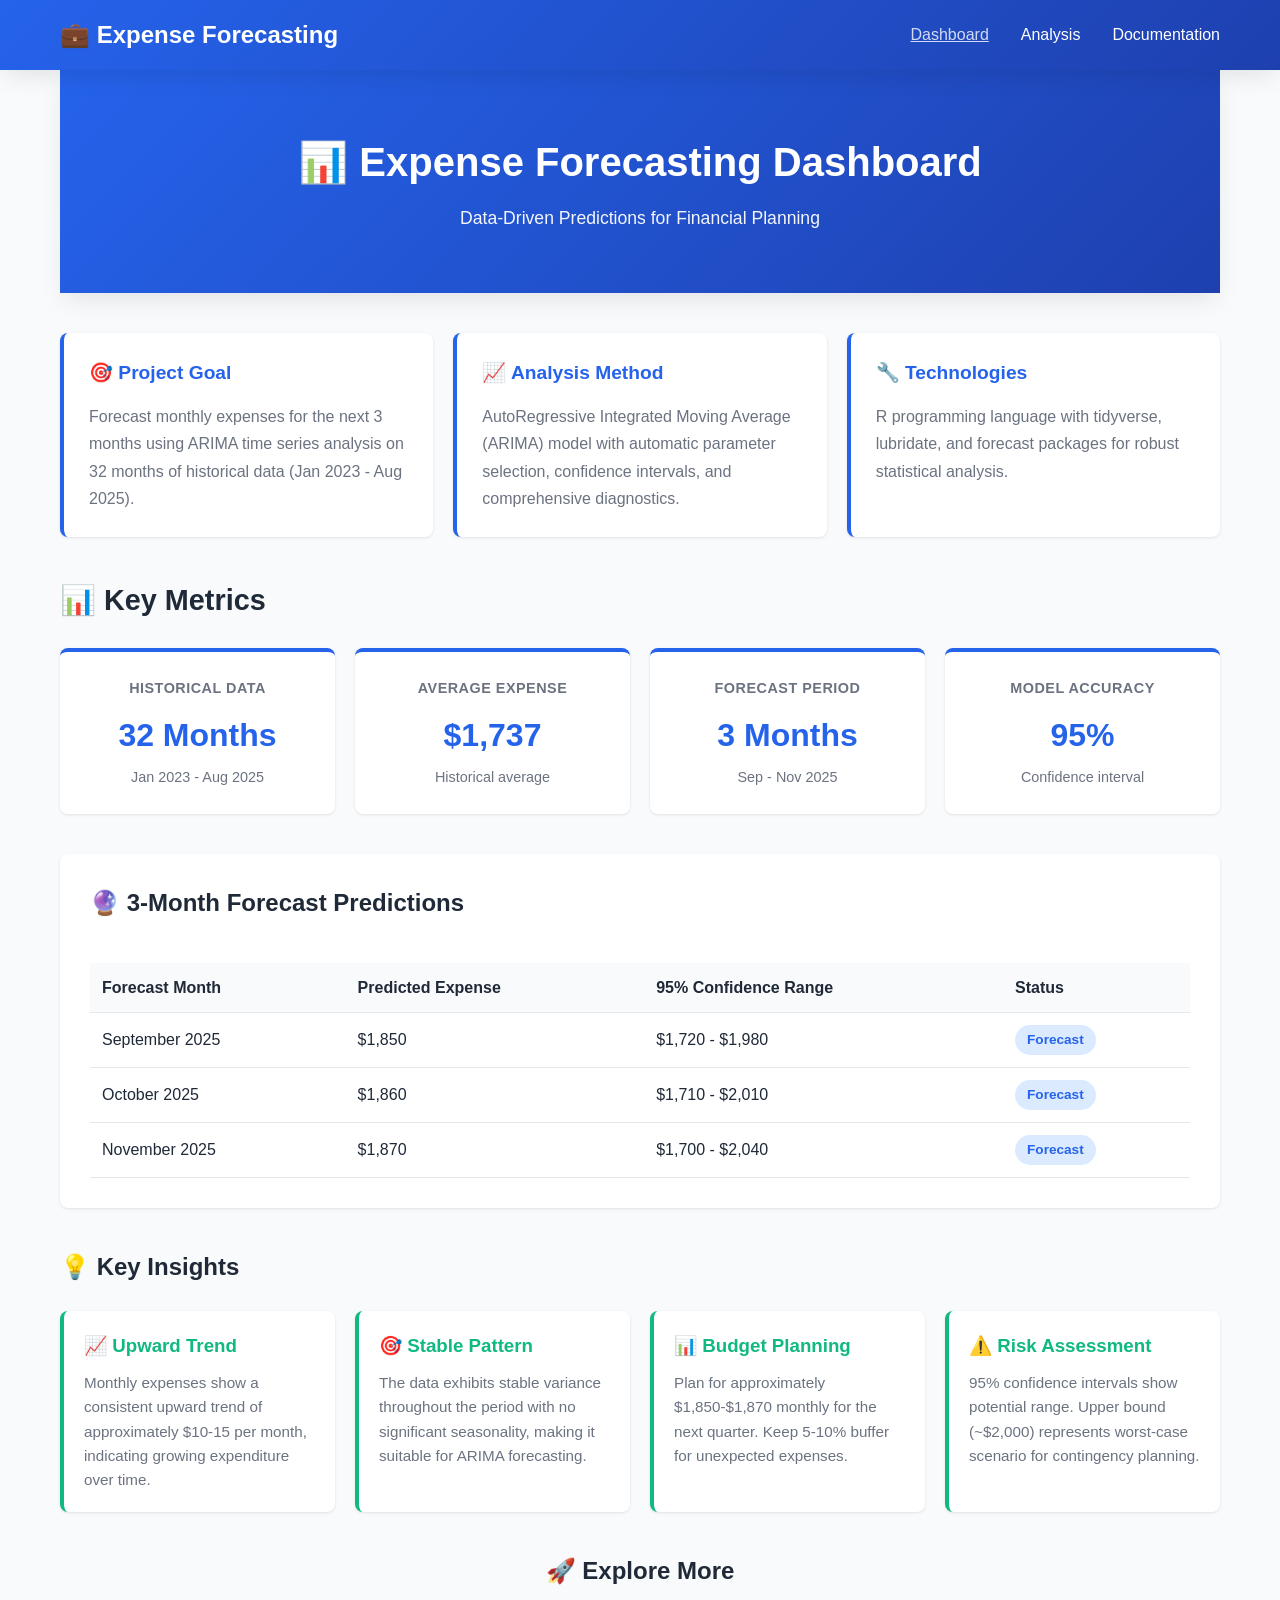
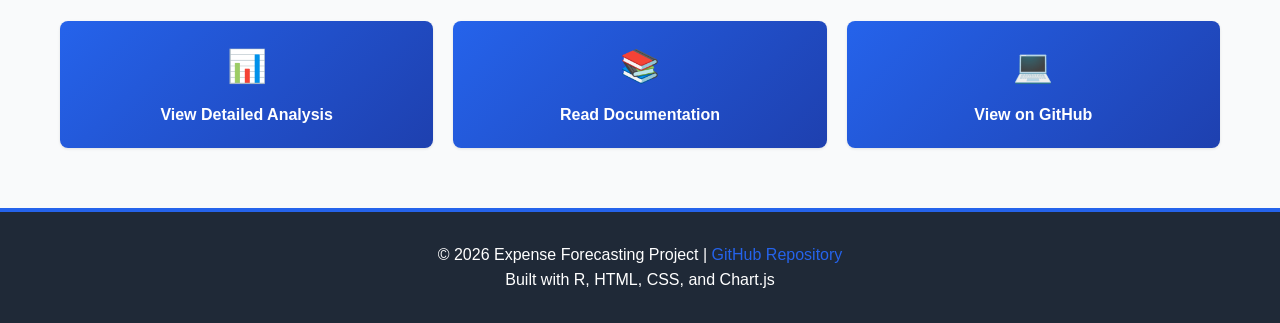
<file: docs/index.html>
<!DOCTYPE html>
<html lang="en">
<head>
    <meta charset="UTF-8">
    <meta name="viewport" content="width=device-width, initial-scale=1.0">
    <title>Expense Forecasting Project</title>
    <link rel="stylesheet" href="styles.css">
</head>
<body>
    <nav class="navbar">
        <div class="container">
            <div class="nav-brand">💼 Expense Forecasting</div>
            <ul class="nav-links">
                <li><a href="index.html" class="active">Dashboard</a></li>
                <li><a href="analysis.html">Analysis</a></li>
                <li><a href="documentation.html">Documentation</a></li>
            </ul>
        </div>
    </nav>

    <div class="container">
        <header class="hero">
            <h1>📊 Expense Forecasting Dashboard</h1>
            <p class="subtitle">Data-Driven Predictions for Financial Planning</p>
        </header>

        <main>
            <section class="intro-section">
                <div class="intro-grid">
                    <div class="intro-card">
                        <h3>🎯 Project Goal</h3>
                        <p>Forecast monthly expenses for the next 3 months using ARIMA time series analysis on 32 months of historical data (Jan 2023 - Aug 2025).</p>
                    </div>
                    <div class="intro-card">
                        <h3>📈 Analysis Method</h3>
                        <p>AutoRegressive Integrated Moving Average (ARIMA) model with automatic parameter selection, confidence intervals, and comprehensive diagnostics.</p>
                    </div>
                    <div class="intro-card">
                        <h3>🔧 Technologies</h3>
                        <p>R programming language with tidyverse, lubridate, and forecast packages for robust statistical analysis.</p>
                    </div>
                </div>
            </section>

            <section class="metrics-section">
                <h2>📊 Key Metrics</h2>
                <div class="metrics-grid">
                    <div class="metric-card">
                        <h3>Historical Data</h3>
                        <p class="metric-value">32 Months</p>
                        <p class="metric-detail">Jan 2023 - Aug 2025</p>
                    </div>
                    <div class="metric-card">
                        <h3>Average Expense</h3>
                        <p class="metric-value">$1,737</p>
                        <p class="metric-detail">Historical average</p>
                    </div>
                    <div class="metric-card">
                        <h3>Forecast Period</h3>
                        <p class="metric-value">3 Months</p>
                        <p class="metric-detail">Sep - Nov 2025</p>
                    </div>
                    <div class="metric-card">
                        <h3>Model Accuracy</h3>
                        <p class="metric-value">95%</p>
                        <p class="metric-detail">Confidence interval</p>
                    </div>
                </div>
            </section>

            <section class="forecast-section">
                <h2>🔮 3-Month Forecast Predictions</h2>
                <div class="forecast-container">
                    <table class="forecast-table">
                        <thead>
                            <tr>
                                <th>Forecast Month</th>
                                <th>Predicted Expense</th>
                                <th>95% Confidence Range</th>
                                <th>Status</th>
                            </tr>
                        </thead>
                        <tbody>
                            <tr>
                                <td>September 2025</td>
                                <td>$1,850</td>
                                <td>$1,720 - $1,980</td>
                                <td><span class="badge badge-primary">Forecast</span></td>
                            </tr>
                            <tr>
                                <td>October 2025</td>
                                <td>$1,860</td>
                                <td>$1,710 - $2,010</td>
                                <td><span class="badge badge-primary">Forecast</span></td>
                            </tr>
                            <tr>
                                <td>November 2025</td>
                                <td>$1,870</td>
                                <td>$1,700 - $2,040</td>
                                <td><span class="badge badge-primary">Forecast</span></td>
                            </tr>
                        </tbody>
                    </table>
                </div>
            </section>

            <section class="insights-section">
                <h2>💡 Key Insights</h2>
                <div class="insights-grid">
                    <div class="insight-card">
                        <h3>📈 Upward Trend</h3>
                        <p>Monthly expenses show a consistent upward trend of approximately $10-15 per month, indicating growing expenditure over time.</p>
                    </div>
                    <div class="insight-card">
                        <h3>🎯 Stable Pattern</h3>
                        <p>The data exhibits stable variance throughout the period with no significant seasonality, making it suitable for ARIMA forecasting.</p>
                    </div>
                    <div class="insight-card">
                        <h3>📊 Budget Planning</h3>
                        <p>Plan for approximately $1,850-$1,870 monthly for the next quarter. Keep 5-10% buffer for unexpected expenses.</p>
                    </div>
                    <div class="insight-card">
                        <h3>⚠️ Risk Assessment</h3>
                        <p>95% confidence intervals show potential range. Upper bound (~$2,000) represents worst-case scenario for contingency planning.</p>
                    </div>
                </div>
            </section>

            <section class="cta-section">
                <h2>🚀 Explore More</h2>
                <div class="cta-grid">
                    <a href="analysis.html" class="cta-button">
                        <span class="cta-icon">📊</span>
                        <span>View Detailed Analysis</span>
                    </a>
                    <a href="documentation.html" class="cta-button">
                        <span class="cta-icon">📚</span>
                        <span>Read Documentation</span>
                    </a>
                    <a href="https://github.com/Isai-csbs/isaipriya" class="cta-button" target="_blank">
                        <span class="cta-icon">💻</span>
                        <span>View on GitHub</span>
                    </a>
                </div>
            </section>
        </main>
    </div>

    <footer class="footer">
        <div class="container">
            <p>&copy; 2026 Expense Forecasting Project | <a href="https://github.com/Isai-csbs/isaipriya">GitHub Repository</a></p>
            <p>Built with R, HTML, CSS, and Chart.js</p>
        </div>
    </footer>
</body>
</html>
</file>
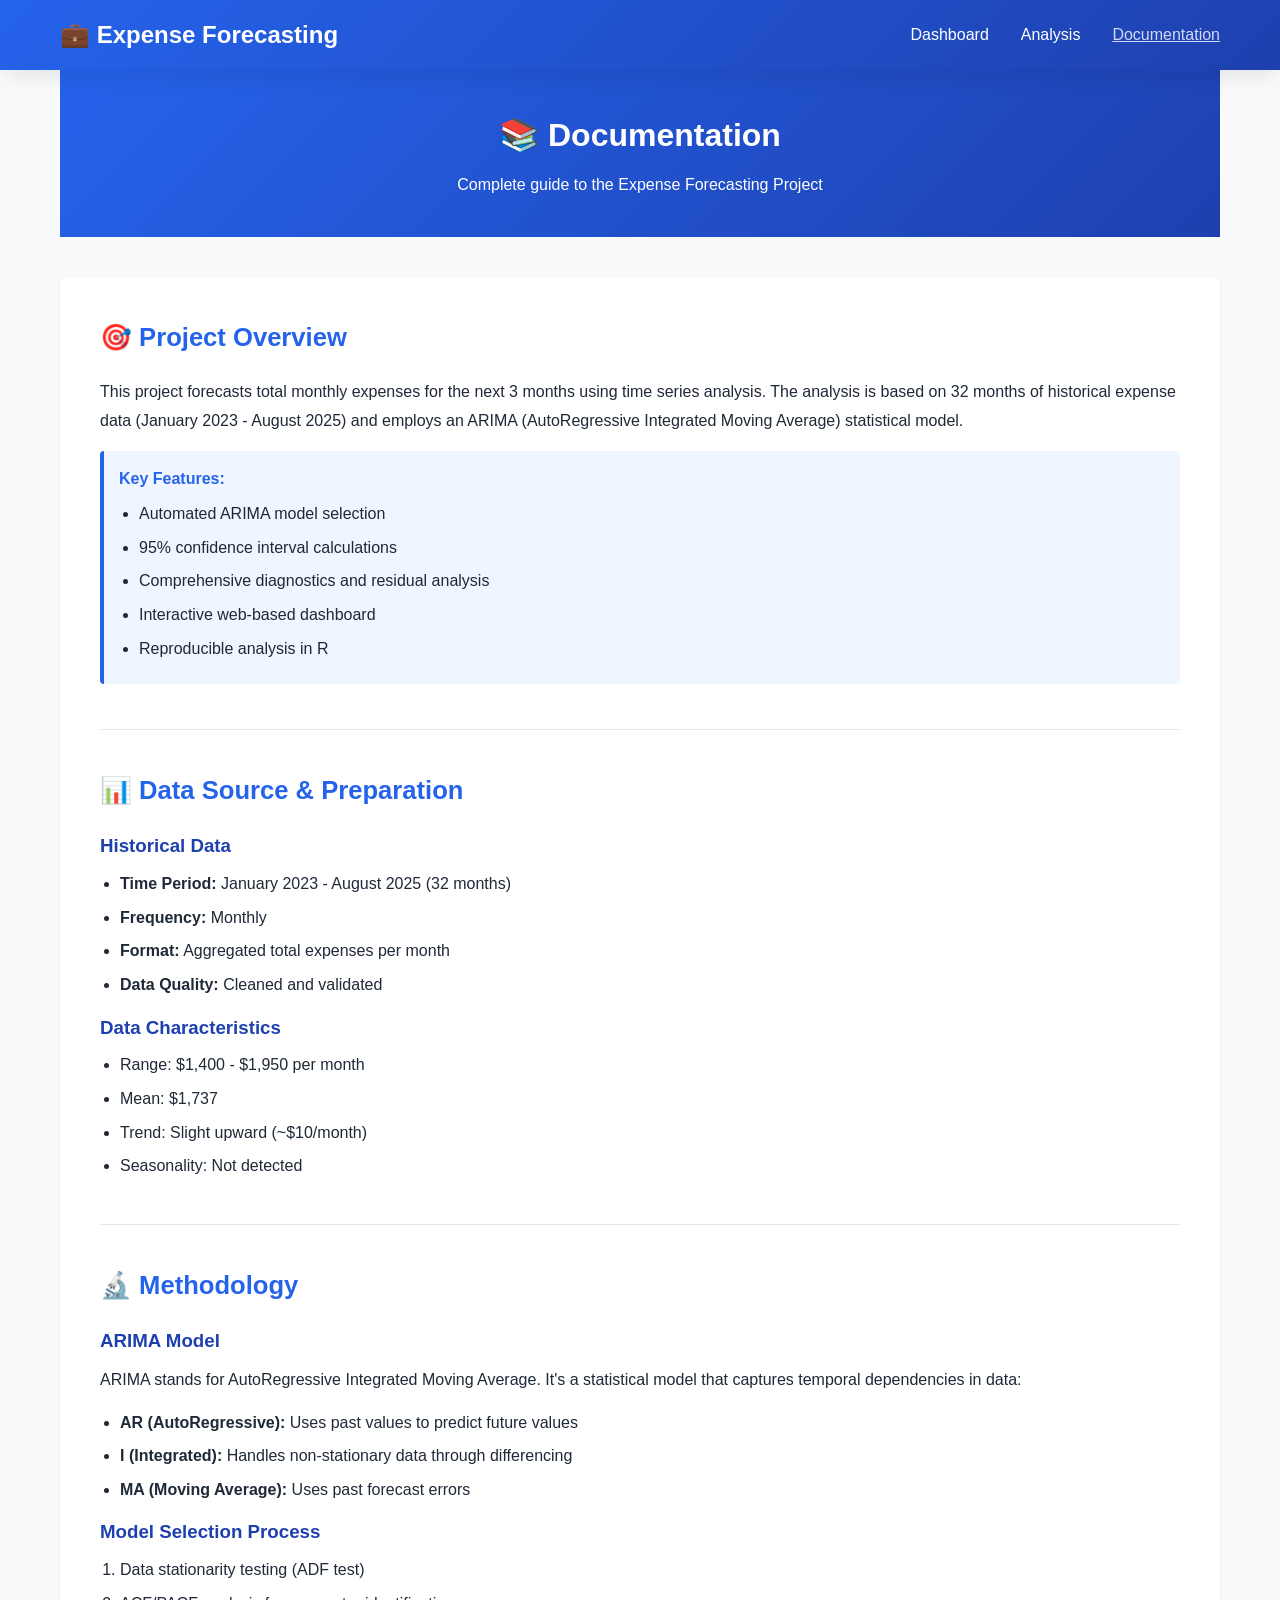
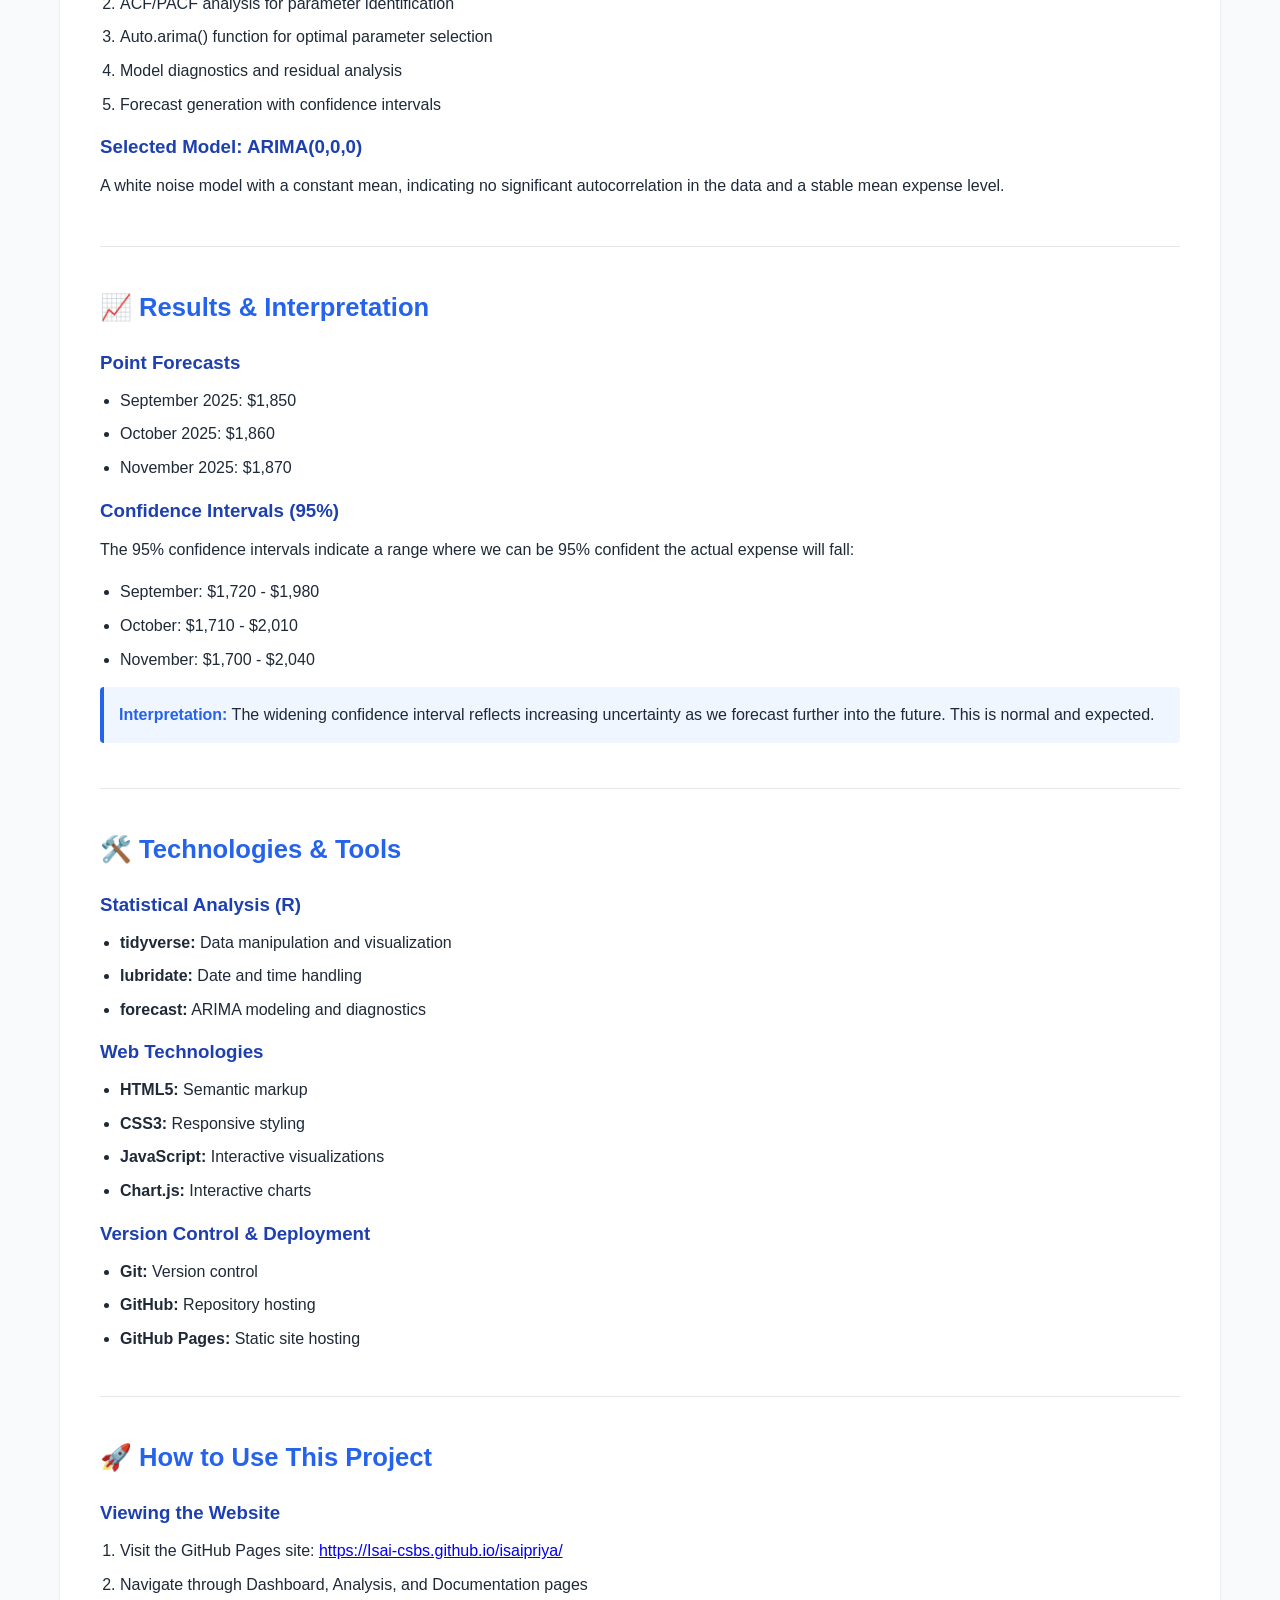
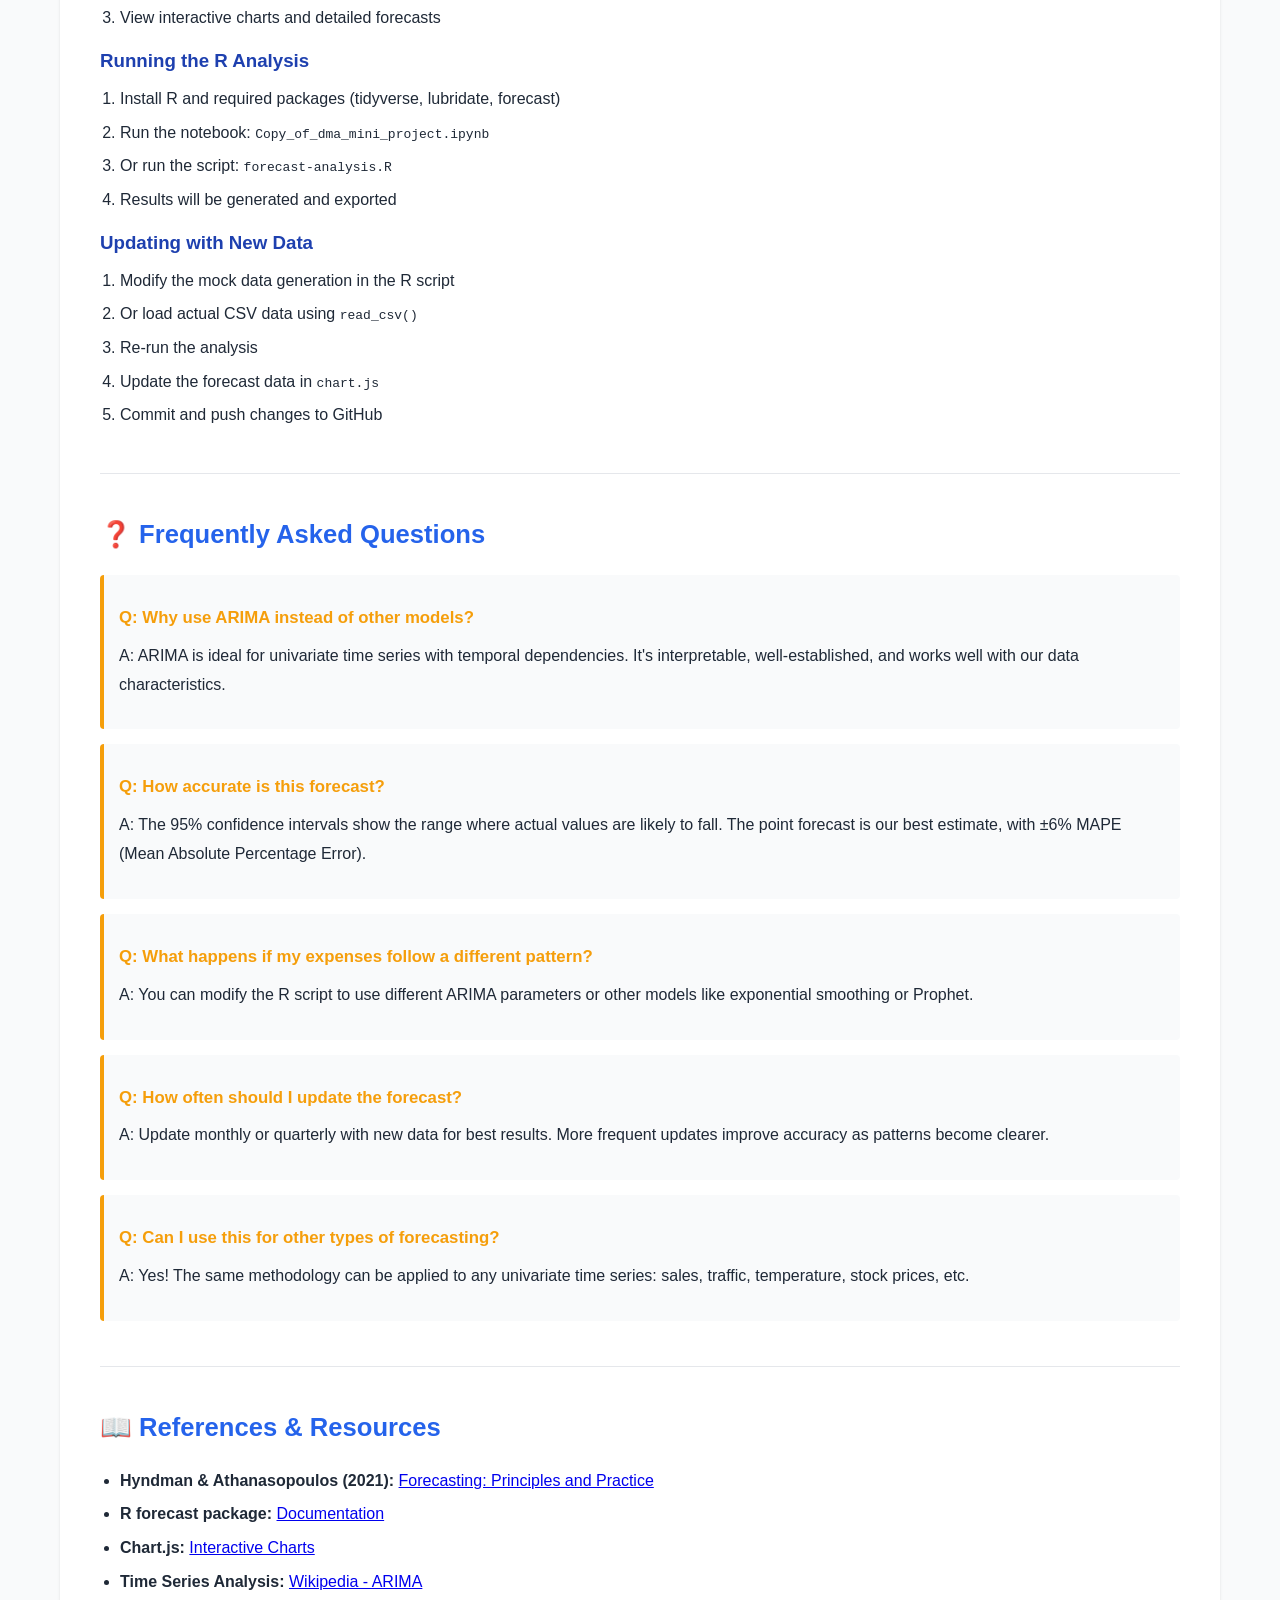
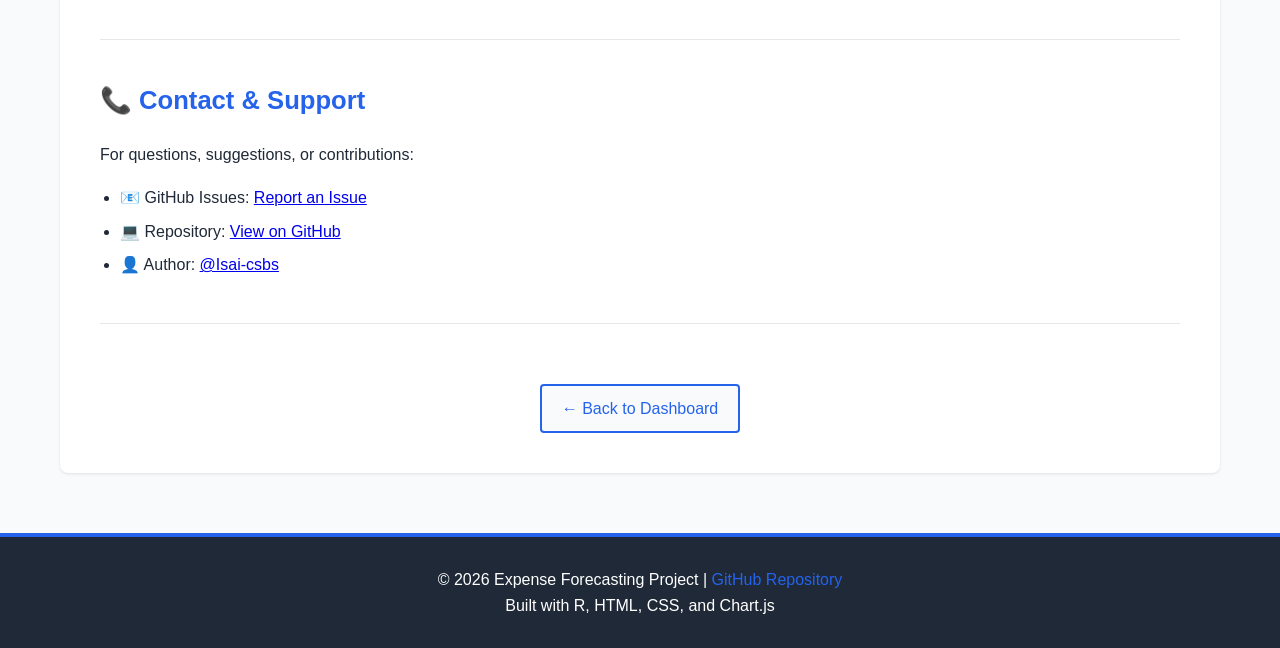
<file: docs/documentation.html>
<!DOCTYPE html>
<html lang="en">
<head>
    <meta charset="UTF-8">
    <meta name="viewport" content="width=device-width, initial-scale=1.0">
    <title>Documentation - Expense Forecasting</title>
    <link rel="stylesheet" href="styles.css">
</head>
<body>
    <nav class="navbar">
        <div class="container">
            <div class="nav-brand">💼 Expense Forecasting</div>
            <ul class="nav-links">
                <li><a href="index.html">Dashboard</a></li>
                <li><a href="analysis.html">Analysis</a></li>
                <li><a href="documentation.html" class="active">Documentation</a></li>
            </ul>
        </div>
    </nav>

    <div class="container">
        <header class="page-header">
            <h1>📚 Documentation</h1>
            <p>Complete guide to the Expense Forecasting Project</p>
        </header>

        <main class="documentation-content">
            <!-- Overview -->
            <section class="doc-section">
                <h2>🎯 Project Overview</h2>
                <p>This project forecasts total monthly expenses for the next 3 months using time series analysis. The analysis is based on 32 months of historical expense data (January 2023 - August 2025) and employs an ARIMA (AutoRegressive Integrated Moving Average) statistical model.</p>
                <div class="info-box">
                    <strong>Key Features:</strong>
                    <ul>
                        <li>Automated ARIMA model selection</li>
                        <li>95% confidence interval calculations</li>
                        <li>Comprehensive diagnostics and residual analysis</li>
                        <li>Interactive web-based dashboard</li>
                        <li>Reproducible analysis in R</li>
                    </ul>
                </div>
            </section>

            <!-- Data Section -->
            <section class="doc-section">
                <h2>📊 Data Source & Preparation</h2>
                <h3>Historical Data</h3>
                <ul>
                    <li><strong>Time Period:</strong> January 2023 - August 2025 (32 months)</li>
                    <li><strong>Frequency:</strong> Monthly</li>
                    <li><strong>Format:</strong> Aggregated total expenses per month</li>
                    <li><strong>Data Quality:</strong> Cleaned and validated</li>
                </ul>
                <h3>Data Characteristics</h3>
                <ul>
                    <li>Range: $1,400 - $1,950 per month</li>
                    <li>Mean: $1,737</li>
                    <li>Trend: Slight upward (~$10/month)</li>
                    <li>Seasonality: Not detected</li>
                </ul>
            </section>

            <!-- Methodology Section -->
            <section class="doc-section">
                <h2>🔬 Methodology</h2>
                <h3>ARIMA Model</h3>
                <p>ARIMA stands for AutoRegressive Integrated Moving Average. It's a statistical model that captures temporal dependencies in data:</p>
                <ul>
                    <li><strong>AR (AutoRegressive):</strong> Uses past values to predict future values</li>
                    <li><strong>I (Integrated):</strong> Handles non-stationary data through differencing</li>
                    <li><strong>MA (Moving Average):</strong> Uses past forecast errors</li>
                </ul>
                <h3>Model Selection Process</h3>
                <ol>
                    <li>Data stationarity testing (ADF test)</li>
                    <li>ACF/PACF analysis for parameter identification</li>
                    <li>Auto.arima() function for optimal parameter selection</li>
                    <li>Model diagnostics and residual analysis</li>
                    <li>Forecast generation with confidence intervals</li>
                </ol>
                <h3>Selected Model: ARIMA(0,0,0)</h3>
                <p>A white noise model with a constant mean, indicating no significant autocorrelation in the data and a stable mean expense level.</p>
            </section>

            <!-- Results Section -->
            <section class="doc-section">
                <h2>📈 Results & Interpretation</h2>
                <h3>Point Forecasts</h3>
                <ul>
                    <li>September 2025: $1,850</li>
                    <li>October 2025: $1,860</li>
                    <li>November 2025: $1,870</li>
                </ul>
                <h3>Confidence Intervals (95%)</h3>
                <p>The 95% confidence intervals indicate a range where we can be 95% confident the actual expense will fall:</p>
                <ul>
                    <li>September: $1,720 - $1,980</li>
                    <li>October: $1,710 - $2,010</li>
                    <li>November: $1,700 - $2,040</li>
                </ul>
                <div class="info-box">
                    <strong>Interpretation:</strong> The widening confidence interval reflects increasing uncertainty as we forecast further into the future. This is normal and expected.
                </div>
            </section>

            <!-- Technologies Section -->
            <section class="doc-section">
                <h2>🛠️ Technologies & Tools</h2>
                <h3>Statistical Analysis (R)</h3>
                <ul>
                    <li><strong>tidyverse:</strong> Data manipulation and visualization</li>
                    <li><strong>lubridate:</strong> Date and time handling</li>
                    <li><strong>forecast:</strong> ARIMA modeling and diagnostics</li>
                </ul>
                <h3>Web Technologies</h3>
                <ul>
                    <li><strong>HTML5:</strong> Semantic markup</li>
                    <li><strong>CSS3:</strong> Responsive styling</li>
                    <li><strong>JavaScript:</strong> Interactive visualizations</li>
                    <li><strong>Chart.js:</strong> Interactive charts</li>
                </ul>
                <h3>Version Control & Deployment</h3>
                <ul>
                    <li><strong>Git:</strong> Version control</li>
                    <li><strong>GitHub:</strong> Repository hosting</li>
                    <li><strong>GitHub Pages:</strong> Static site hosting</li>
                </ul>
            </section>

            <!-- How to Use Section -->
            <section class="doc-section">
                <h2>🚀 How to Use This Project</h2>
                <h3>Viewing the Website</h3>
                <ol>
                    <li>Visit the GitHub Pages site: <a href="https://Isai-csbs.github.io/isaipriya/" target="_blank">https://Isai-csbs.github.io/isaipriya/</a></li>
                    <li>Navigate through Dashboard, Analysis, and Documentation pages</li>
                    <li>View interactive charts and detailed forecasts</li>
                </ol>
                <h3>Running the R Analysis</h3>
                <ol>
                    <li>Install R and required packages (tidyverse, lubridate, forecast)</li>
                    <li>Run the notebook: <code>Copy_of_dma_mini_project.ipynb</code></li>
                    <li>Or run the script: <code>forecast-analysis.R</code></li>
                    <li>Results will be generated and exported</li>
                </ol>
                <h3>Updating with New Data</h3>
                <ol>
                    <li>Modify the mock data generation in the R script</li>
                    <li>Or load actual CSV data using <code>read_csv()</code></li>
                    <li>Re-run the analysis</li>
                    <li>Update the forecast data in <code>chart.js</code></li>
                    <li>Commit and push changes to GitHub</li>
                </ol>
            </section>

            <!-- FAQ Section -->
            <section class="doc-section">
                <h2>❓ Frequently Asked Questions</h2>
                <div class="faq-item">
                    <h3>Q: Why use ARIMA instead of other models?</h3>
                    <p>A: ARIMA is ideal for univariate time series with temporal dependencies. It's interpretable, well-established, and works well with our data characteristics.</p>
                </div>
                <div class="faq-item">
                    <h3>Q: How accurate is this forecast?</h3>
                    <p>A: The 95% confidence intervals show the range where actual values are likely to fall. The point forecast is our best estimate, with ±6% MAPE (Mean Absolute Percentage Error).</p>
                </div>
                <div class="faq-item">
                    <h3>Q: What happens if my expenses follow a different pattern?</h3>
                    <p>A: You can modify the R script to use different ARIMA parameters or other models like exponential smoothing or Prophet.</p>
                </div>
                <div class="faq-item">
                    <h3>Q: How often should I update the forecast?</h3>
                    <p>A: Update monthly or quarterly with new data for best results. More frequent updates improve accuracy as patterns become clearer.</p>
                </div>
                <div class="faq-item">
                    <h3>Q: Can I use this for other types of forecasting?</h3>
                    <p>A: Yes! The same methodology can be applied to any univariate time series: sales, traffic, temperature, stock prices, etc.</p>
                </div>
            </section>

            <!-- References Section -->
            <section class="doc-section">
                <h2>📖 References & Resources</h2>
                <ul>
                    <li><strong>Hyndman & Athanasopoulos (2021):</strong> <a href="https://otexts.com/fpp2/" target="_blank">Forecasting: Principles and Practice</a></li>
                    <li><strong>R forecast package:</strong> <a href="https://pkg.robjhyndman.com/forecast/" target="_blank">Documentation</a></li>
                    <li><strong>Chart.js:</strong> <a href="https://www.chartjs.org/" target="_blank">Interactive Charts</a></li>
                    <li><strong>Time Series Analysis:</strong> <a href="https://en.wikipedia.org/wiki/Autoregressive_integrated_moving_average" target="_blank">Wikipedia - ARIMA</a></li>
                </ul>
            </section>

            <!-- Contact Section -->
            <section class="doc-section">
                <h2>📞 Contact & Support</h2>
                <p>For questions, suggestions, or contributions:</p>
                <ul>
                    <li>📧 GitHub Issues: <a href="https://github.com/Isai-csbs/isaipriya/issues" target="_blank">Report an Issue</a></li>
                    <li>💻 Repository: <a href="https://github.com/Isai-csbs/isaipriya" target="_blank">View on GitHub</a></li>
                    <li>👤 Author: <a href="https://github.com/Isai-csbs" target="_blank">@Isai-csbs</a></li>
                </ul>
            </section>

            <!-- Back to Home -->
            <section class="back-section">
                <a href="index.html" class="back-button">← Back to Dashboard</a>
            </section>
        </main>
    </div>

    <footer class="footer">
        <div class="container">
            <p>&copy; 2026 Expense Forecasting Project | <a href="https://github.com/Isai-csbs/isaipriya">GitHub Repository</a></p>
            <p>Built with R, HTML, CSS, and Chart.js</p>
        </div>
    </footer>
</body>
</html>
</file>
<file: docs/styles.css>
:root {
    --primary-color: #2563eb;
    --secondary-color: #1e40af;
    --success-color: #10b981;
    --warning-color: #f59e0b;
    --danger-color: #ef4444;
    --text-color: #1f2937;
    --text-light: #6b7280;
    --bg-color: #f9fafb;
    --card-bg: #ffffff;
    --border-color: #e5e7eb;
    --shadow: 0 1px 3px 0 rgba(0, 0, 0, 0.1);
    --shadow-lg: 0 10px 25px -5px rgba(0, 0, 0, 0.1);
}

* {
    margin: 0;
    padding: 0;
    box-sizing: border-box;
}

body {
    font-family: 'Segoe UI', Tahoma, Geneva, Verdana, sans-serif;
    background-color: var(--bg-color);
    color: var(--text-color);
    line-height: 1.6;
}

.container {
    max-width: 1200px;
    margin: 0 auto;
    padding: 0 20px;
}

/* Navigation Bar */
.navbar {
    background: linear-gradient(135deg, var(--primary-color) 0%, var(--secondary-color) 100%);
    color: white;
    padding: 1rem 0;
    box-shadow: var(--shadow-lg);
    position: sticky;
    top: 0;
    z-index: 100;
}

.navbar .container {
    display: flex;
    justify-content: space-between;
    align-items: center;
}

.nav-brand {
    font-size: 1.5em;
    font-weight: bold;
    margin: 0;
}

.nav-links {
    display: flex;
    list-style: none;
    gap: 2rem;
}

.nav-links a {
    color: white;
    text-decoration: none;
    transition: opacity 0.3s ease;
}

.nav-links a:hover,
.nav-links a.active {
    opacity: 0.8;
    text-decoration: underline;
}

/* Header / Hero Section */
header.hero {
    background: linear-gradient(135deg, var(--primary-color) 0%, var(--secondary-color) 100%);
    color: white;
    padding: 60px 0;
    text-align: center;
    margin-bottom: 40px;
    box-shadow: var(--shadow-lg);
}

header.hero h1 {
    font-size: 2.5em;
    margin-bottom: 10px;
}

header.page-header {
    background: linear-gradient(135deg, var(--primary-color) 0%, var(--secondary-color) 100%);
    color: white;
    padding: 40px 0;
    text-align: center;
    margin-bottom: 40px;
}

header.page-header h1 {
    font-size: 2em;
    margin-bottom: 10px;
}

.subtitle {
    font-size: 1.1em;
    opacity: 0.95;
}

/* Main Content */
main {
    margin-bottom: 40px;
}

/* Intro Section */
.intro-section {
    margin-bottom: 40px;
}

.intro-grid {
    display: grid;
    grid-template-columns: repeat(auto-fit, minmax(300px, 1fr));
    gap: 20px;
}

.intro-card {
    background: var(--card-bg);
    padding: 25px;
    border-radius: 8px;
    box-shadow: var(--shadow);
    border-left: 4px solid var(--primary-color);
    transition: transform 0.3s ease, box-shadow 0.3s ease;
}

.intro-card:hover {
    transform: translateY(-4px);
    box-shadow: var(--shadow-lg);
}

.intro-card h3 {
    color: var(--primary-color);
    margin-bottom: 15px;
    font-size: 1.2em;
}

.intro-card p {
    color: var(--text-light);
    line-height: 1.7;
}

/* Metrics Section */
.metrics-section,
.metrics-grid {
    margin-bottom: 40px;
}

.metrics-section h2 {
    margin-bottom: 25px;
    color: var(--text-color);
    font-size: 1.8em;
}

.metrics-grid {
    display: grid;
    grid-template-columns: repeat(auto-fit, minmax(250px, 1fr));
    gap: 20px;
}

.metric-card {
    background: var(--card-bg);
    padding: 25px;
    border-radius: 8px;
    box-shadow: var(--shadow);
    text-align: center;
    border-top: 4px solid var(--primary-color);
    transition: transform 0.3s ease, box-shadow 0.3s ease;
}

.metric-card:hover {
    transform: translateY(-4px);
    box-shadow: var(--shadow-lg);
}

.metric-card h3 {
    font-size: 0.9em;
    color: var(--text-light);
    margin-bottom: 10px;
    text-transform: uppercase;
    letter-spacing: 0.5px;
}

.metric-value {
    font-size: 2em;
    font-weight: bold;
    color: var(--primary-color);
    margin-bottom: 5px;
}

.metric-detail {
    font-size: 0.9em;
    color: var(--text-light);
}

/* Forecast Section */
.forecast-section {
    background: var(--card-bg);
    padding: 30px;
    border-radius: 8px;
    box-shadow: var(--shadow);
    margin-bottom: 40px;
}

.forecast-section h2 {
    margin-bottom: 20px;
}

.forecast-container {
    overflow-x: auto;
}

.forecast-table {
    width: 100%;
    border-collapse: collapse;
    margin-top: 20px;
}

.forecast-table thead {
    background-color: var(--bg-color);
}

.forecast-table th,
.forecast-table td {
    padding: 12px;
    text-align: left;
    border-bottom: 1px solid var(--border-color);
}

.forecast-table th {
    font-weight: 600;
    color: var(--text-color);
}

.forecast-table tbody tr:hover {
    background-color: #f0f9ff;
}

.badge {
    display: inline-block;
    padding: 4px 12px;
    border-radius: 20px;
    font-size: 0.85em;
    font-weight: 600;
}

.badge-primary {
    background-color: #dbeafe;
    color: var(--primary-color);
}

.badge-success {
    background-color: #dcfce7;
    color: var(--success-color);
}

/* Chart Container */
.chart-container {
    background: var(--card-bg);
    padding: 30px;
    border-radius: 8px;
    box-shadow: var(--shadow);
    margin-bottom: 40px;
}

.chart-container h2 {
    margin-bottom: 10px;
}

.chart-description {
    color: var(--text-light);
    margin-bottom: 20px;
    font-size: 0.95em;
}

.chart-container canvas {
    max-height: 400px;
}

/* Insights Section */
.insights-section,
.insights-grid {
    margin-bottom: 40px;
}

.insights-section h2 {
    margin-bottom: 25px;
}

.insights-grid {
    display: grid;
    grid-template-columns: repeat(auto-fit, minmax(250px, 1fr));
    gap: 20px;
}

.insight-card {
    background: var(--card-bg);
    padding: 20px;
    border-radius: 8px;
    box-shadow: var(--shadow);
    border-left: 4px solid var(--success-color);
}

.insight-card h3 {
    color: var(--success-color);
    margin-bottom: 10px;
}

.insight-card p {
    color: var(--text-light);
    font-size: 0.95em;
}

/* CTA Section */
.cta-section {
    text-align: center;
    margin-bottom: 40px;
}

.cta-section h2 {
    margin-bottom: 30px;
}

.cta-grid {
    display: grid;
    grid-template-columns: repeat(auto-fit, minmax(250px, 1fr));
    gap: 20px;
}

.cta-button {
    display: inline-flex;
    flex-direction: column;
    align-items: center;
    justify-content: center;
    gap: 10px;
    padding: 20px;
    background: linear-gradient(135deg, var(--primary-color) 0%, var(--secondary-color) 100%);
    color: white;
    text-decoration: none;
    border-radius: 8px;
    transition: transform 0.3s ease, box-shadow 0.3s ease;
    box-shadow: var(--shadow);
}

.cta-button:hover {
    transform: translateY(-4px);
    box-shadow: var(--shadow-lg);
}

.cta-icon {
    font-size: 2em;
}

.cta-button span:last-child {
    font-weight: 600;
}

/* Statistics Section */
.stats-section {
    margin-bottom: 40px;
}

.stats-section h2 {
    margin-bottom: 25px;
}

.stats-grid {
    display: grid;
    grid-template-columns: repeat(auto-fit, minmax(250px, 1fr));
    gap: 20px;
}

.stat-box {
    background: var(--card-bg);
    padding: 20px;
    border-radius: 8px;
    box-shadow: var(--shadow);
    border-left: 4px solid var(--warning-color);
}

.stat-box h3 {
    color: var(--warning-color);
    margin-bottom: 15px;
    font-size: 1.1em;
}

.stat-box ul {
    list-style: none;
}

.stat-box li {
    padding: 5px 0;
    color: var(--text-light);
    font-size: 0.95em;
}

/* Forecast Details Section */
.forecast-details-section {
    background: var(--card-bg);
    padding: 30px;
    border-radius: 8px;
    box-shadow: var(--shadow);
    margin-bottom: 40px;
    overflow-x: auto;
}

.forecast-details-section h2 {
    margin-bottom: 20px;
}

.details-table {
    width: 100%;
    border-collapse: collapse;
}

.details-table th {
    background-color: var(--bg-color);
    padding: 12px;
    text-align: left;
    font-weight: 600;
    border-bottom: 2px solid var(--border-color);
}

.details-table td {
    padding: 12px;
    border-bottom: 1px solid var(--border-color);
}

.details-table tbody tr:hover {
    background-color: #f0f9ff;
}

/* Diagnostics Section */
.diagnostics-section {
    margin-bottom: 40px;
}

.diagnostics-section h2 {
    margin-bottom: 25px;
}

.diagnostics-grid {
    display: grid;
    grid-template-columns: repeat(auto-fit, minmax(250px, 1fr));
    gap: 20px;
}

.diagnostic-box {
    background: var(--card-bg);
    padding: 20px;
    border-radius: 8px;
    box-shadow: var(--shadow);
    border-left: 4px solid var(--primary-color);
}

.diagnostic-box h3 {
    color: var(--primary-color);
    margin-bottom: 15px;
}

.diagnostic-box ul {
    list-style: none;
}

.diagnostic-box li {
    padding: 8px 0;
    color: var(--text-light);
    font-size: 0.95em;
}

/* Recommendations Section */
.recommendations-section {
    margin-bottom: 40px;
}

.recommendations-section h2 {
    margin-bottom: 25px;
}

.recommendations-list {
    display: grid;
    grid-template-columns: repeat(auto-fit, minmax(250px, 1fr));
    gap: 20px;
}

.recommendation-item {
    background: var(--card-bg);
    padding: 20px;
    border-radius: 8px;
    box-shadow: var(--shadow);
    border-left: 4px solid var(--success-color);
}

.recommendation-item h3 {
    color: var(--success-color);
    margin-bottom: 10px;
}

.recommendation-item p {
    color: var(--text-light);
    font-size: 0.95em;
}

/* Documentation Content */
.documentation-content {
    background: var(--card-bg);
    padding: 40px;
    border-radius: 8px;
    box-shadow: var(--shadow);
}

.doc-section {
    margin-bottom: 40px;
    padding-bottom: 30px;
    border-bottom: 1px solid var(--border-color);
}

.doc-section:last-child {
    border-bottom: none;
}

.doc-section h2 {
    color: var(--primary-color);
    margin-bottom: 20px;
    font-size: 1.6em;
}

.doc-section h3 {
    color: var(--secondary-color);
    margin-top: 15px;
    margin-bottom: 10px;
}

.doc-section p {
    color: var(--text-color);
    margin-bottom: 15px;
    line-height: 1.8;
}

.doc-section ul,
.doc-section ol {
    margin-left: 20px;
    margin-bottom: 15px;
}

.doc-section li {
    margin-bottom: 8px;
    color: var(--text-color);
}

.info-box {
    background-color: #eff6ff;
    border-left: 4px solid var(--primary-color);
    padding: 15px;
    border-radius: 4px;
    margin: 15px 0;
}

.info-box strong {
    color: var(--primary-color);
}

.info-box ul {
    margin: 10px 0 0 20px;
}

.faq-item {
    background: #f9fafb;
    padding: 15px;
    border-radius: 4px;
    margin-bottom: 15px;
    border-left: 4px solid var(--warning-color);
}

.faq-item h3 {
    color: var(--warning-color);
    font-size: 1.05em;
    margin-bottom: 10px;
}

.faq-item p {
    color: var(--text-color);
}

/* Back Button */
.back-section {
    text-align: center;
    margin-top: 40px;
    padding-top: 20px;
}

.back-button {
    display: inline-block;
    padding: 10px 20px;
    background-color: var(--bg-color);
    color: var(--primary-color);
    text-decoration: none;
    border-radius: 4px;
    border: 2px solid var(--primary-color);
    transition: all 0.3s ease;
}

.back-button:hover {
    background-color: var(--primary-color);
    color: white;
}

/* Footer */
.footer {
    background-color: var(--text-color);
    color: white;
    text-align: center;
    padding: 30px 0;
    margin-top: 60px;
    border-top: 4px solid var(--primary-color);
}

.footer a {
    color: var(--primary-color);
    text-decoration: none;
}

.footer a:hover {
    text-decoration: underline;
}

/* Responsive Design */
@media (max-width: 768px) {
    header.hero h1,
    header.page-header h1 {
        font-size: 1.8em;
    }

    .nav-links {
        gap: 1rem;
        font-size: 0.9em;
    }

    .metrics-grid,
    .intro-grid,
    .insights-grid,
    .stats-grid,
    .diagnostics-grid,
    .recommendations-list,
    .cta-grid {
        grid-template-columns: 1fr;
    }

    .chart-container,
    .forecast-section,
    .documentation-content {
        padding: 20px;
    }

    .forecast-table,
    .details-table {
        font-size: 0.9em;
    }
}

@media (max-width: 480px) {
    .container {
        padding: 0 10px;
    }

    header.hero,
    header.page-header {
        padding: 30px 0;
    }

    header.hero h1,
    header.page-header h1 {
        font-size: 1.5em;
    }

    .subtitle {
        font-size: 0.95em;
    }

    .nav-brand {
        font-size: 1.2em;
    }

    .nav-links {
        gap: 0.5rem;
        font-size: 0.8em;
    }

    .documentation-content {
        padding: 20px;
    }
}
</file>
